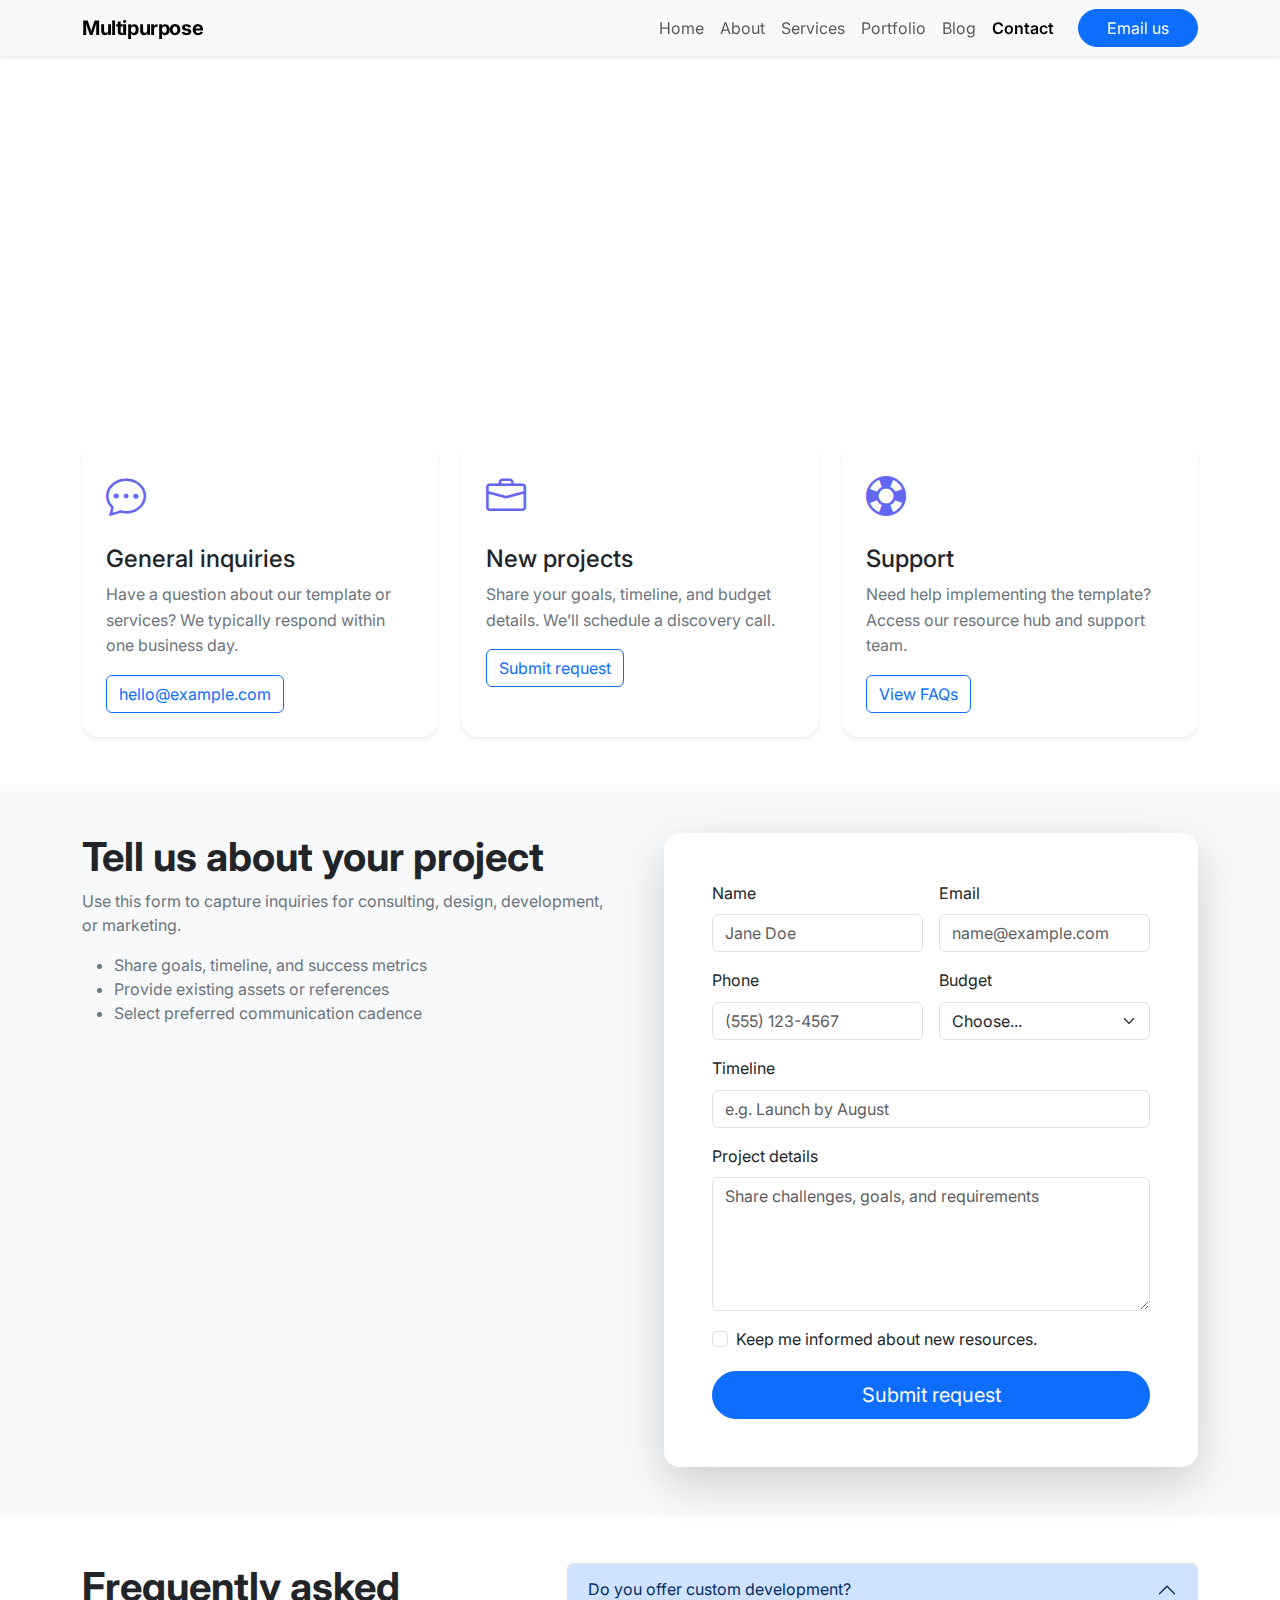
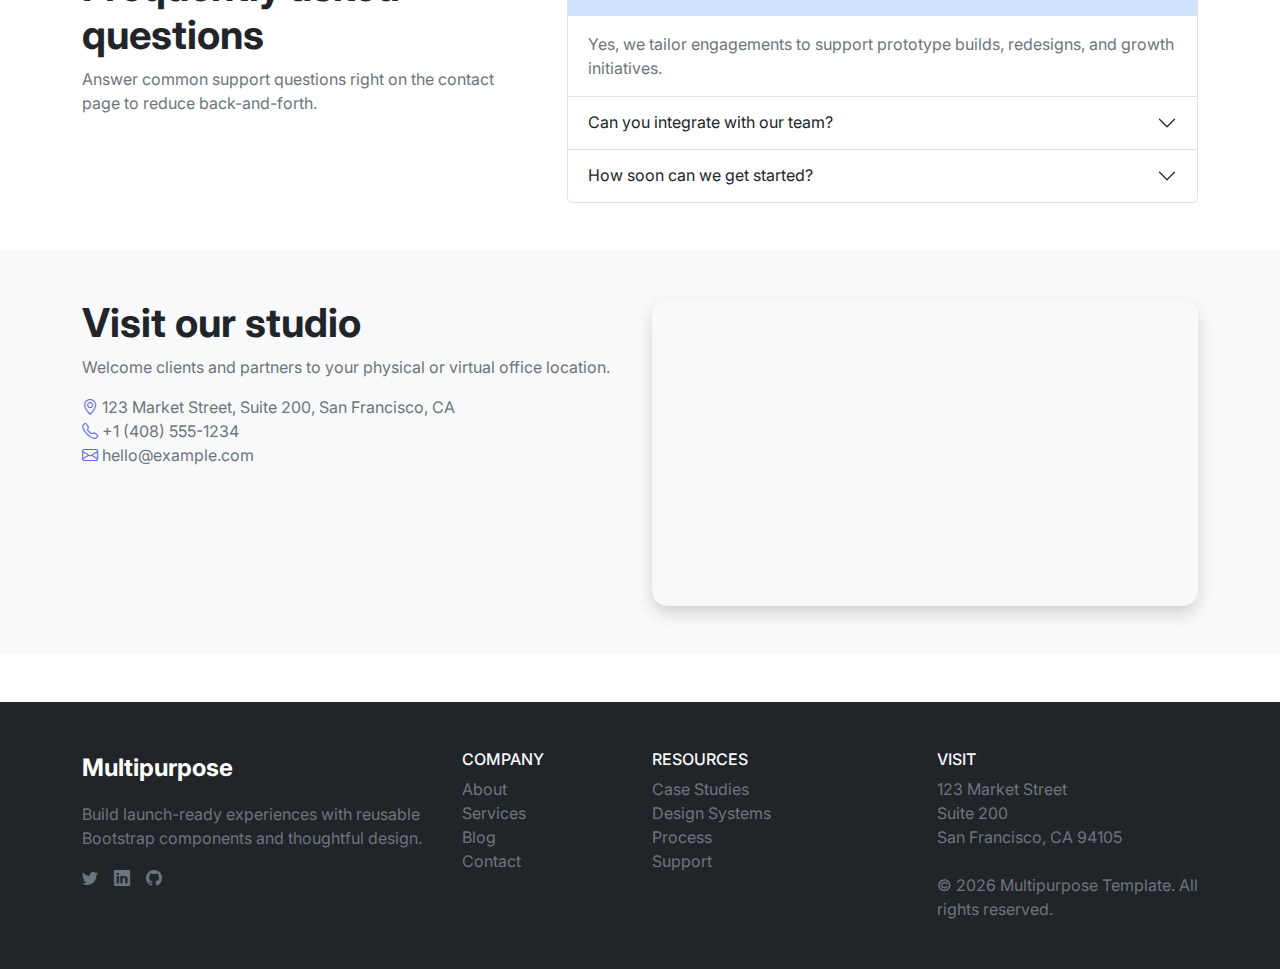
<file: templates/contact.html>
<!doctype html>
<html lang="en" data-bs-theme="light">
  <head>
    <meta charset="utf-8">
    <meta name="viewport" content="width=device-width, initial-scale=1">
    <title>Contact — Multipurpose Bootstrap Template</title>
    <meta name="description" content="Contact page layout with map, FAQs, and multiple support channels.">
    <link rel="canonical" href="contact.html">
    <link rel="preconnect" href="https://cdn.jsdelivr.net">
    <link rel="preconnect" href="https://fonts.gstatic.com" crossorigin>
    <link href="https://fonts.googleapis.com/css2?family=Inter:wght@400;600;700&display=swap" rel="stylesheet">
    <link href="https://cdn.jsdelivr.net/npm/bootstrap@5.3.3/dist/css/bootstrap.min.css" rel="stylesheet" integrity="sha384-QWTKZyjpPEjISv5WaRU9OFeRpok6YctnYmDr5pNlyT2bRjXh0JMhjY6hW+ALEwIH" crossorigin="anonymous">
    <link href="https://cdn.jsdelivr.net/npm/bootstrap-icons@1.11.3/font/bootstrap-icons.min.css" rel="stylesheet">
    <link href="../assets/css/styles.css" rel="stylesheet">
  </head>
  <body>
    <header class="navbar navbar-expand-lg fixed-top bg-body-tertiary shadow-sm">
      <div class="container">
        <a class="navbar-brand fw-bold" href="index.html">Multipurpose</a>
        <button class="navbar-toggler" type="button" data-bs-toggle="collapse" data-bs-target="#navbarSupportedContent" aria-controls="navbarSupportedContent" aria-expanded="false" aria-label="Toggle navigation">
          <span class="navbar-toggler-icon"></span>
        </button>
        <nav class="collapse navbar-collapse" id="navbarSupportedContent">
          <ul class="navbar-nav ms-auto mb-2 mb-lg-0">
            <li class="nav-item"><a class="nav-link" href="index.html">Home</a></li>
            <li class="nav-item"><a class="nav-link" href="about.html">About</a></li>
            <li class="nav-item"><a class="nav-link" href="services.html">Services</a></li>
            <li class="nav-item"><a class="nav-link" href="portfolio.html">Portfolio</a></li>
            <li class="nav-item"><a class="nav-link" href="blog.html">Blog</a></li>
            <li class="nav-item"><a class="nav-link active" aria-current="page" href="contact.html">Contact</a></li>
          </ul>
          <a class="btn btn-primary ms-lg-3" href="mailto:hello@example.com">Email us</a>
        </nav>
      </div>
    </header>

    <main class="mt-5 pt-5">
      <section class="py-5 bg-gradient text-white text-center">
        <div class="container py-5">
          <h1 class="display-4 fw-bold">We’d love to hear from you.</h1>
          <p class="lead mb-0">Choose the best channel for project inquiries, support, or partnership requests.</p>
        </div>
      </section>

      <section class="py-5">
        <div class="container">
          <div class="row g-4">
            <div class="col-lg-4">
              <div class="card border-0 shadow-sm h-100">
                <div class="card-body p-4">
                  <i class="bi bi-chat-dots text-primary fs-1"></i>
                  <h2 class="h4 mt-3">General inquiries</h2>
                  <p class="text-secondary">Have a question about our template or services? We typically respond within one business day.</p>
                  <a class="btn btn-outline-primary" href="mailto:hello@example.com">hello@example.com</a>
                </div>
              </div>
            </div>
            <div class="col-lg-4">
              <div class="card border-0 shadow-sm h-100">
                <div class="card-body p-4">
                  <i class="bi bi-briefcase text-primary fs-1"></i>
                  <h2 class="h4 mt-3">New projects</h2>
                  <p class="text-secondary">Share your goals, timeline, and budget details. We’ll schedule a discovery call.</p>
                  <a class="btn btn-outline-primary" href="#projectForm">Submit request</a>
                </div>
              </div>
            </div>
            <div class="col-lg-4">
              <div class="card border-0 shadow-sm h-100">
                <div class="card-body p-4">
                  <i class="bi bi-life-preserver text-primary fs-1"></i>
                  <h2 class="h4 mt-3">Support</h2>
                  <p class="text-secondary">Need help implementing the template? Access our resource hub and support team.</p>
                  <a class="btn btn-outline-primary" href="#faq">View FAQs</a>
                </div>
              </div>
            </div>
          </div>
        </div>
      </section>

      <section id="projectForm" class="py-5 bg-body-tertiary">
        <div class="container">
          <div class="row g-5">
            <div class="col-lg-6">
              <h2 class="display-6 fw-bold">Tell us about your project</h2>
              <p class="text-secondary">Use this form to capture inquiries for consulting, design, development, or marketing.</p>
              <ul class="text-secondary">
                <li>Share goals, timeline, and success metrics</li>
                <li>Provide existing assets or references</li>
                <li>Select preferred communication cadence</li>
              </ul>
            </div>
            <div class="col-lg-6">
              <div class="card border-0 shadow-lg">
                <div class="card-body p-4 p-lg-5">
                  <form class="row g-3">
                    <div class="col-md-6">
                      <label class="form-label" for="contactName">Name</label>
                      <input class="form-control" id="contactName" type="text" placeholder="Jane Doe" required>
                    </div>
                    <div class="col-md-6">
                      <label class="form-label" for="contactEmail">Email</label>
                      <input class="form-control" id="contactEmail" type="email" placeholder="name@example.com" required>
                    </div>
                    <div class="col-md-6">
                      <label class="form-label" for="contactPhone">Phone</label>
                      <input class="form-control" id="contactPhone" type="tel" placeholder="(555) 123-4567">
                    </div>
                    <div class="col-md-6">
                      <label class="form-label" for="contactBudget">Budget</label>
                      <select class="form-select" id="contactBudget">
                        <option selected>Choose...</option>
                        <option value="1">Under $5k</option>
                        <option value="2">$5k - $15k</option>
                        <option value="3">$15k - $30k</option>
                        <option value="4">$30k+</option>
                      </select>
                    </div>
                    <div class="col-12">
                      <label class="form-label" for="contactTimeline">Timeline</label>
                      <input class="form-control" id="contactTimeline" type="text" placeholder="e.g. Launch by August">
                    </div>
                    <div class="col-12">
                      <label class="form-label" for="contactMessage">Project details</label>
                      <textarea class="form-control" id="contactMessage" rows="5" placeholder="Share challenges, goals, and requirements" required></textarea>
                    </div>
                    <div class="col-12">
                      <div class="form-check">
                        <input class="form-check-input" id="contactUpdates" type="checkbox">
                        <label class="form-check-label" for="contactUpdates">Keep me informed about new resources.</label>
                      </div>
                    </div>
                    <div class="col-12 d-grid">
                      <button class="btn btn-primary btn-lg" type="submit">Submit request</button>
                    </div>
                  </form>
                </div>
              </div>
            </div>
          </div>
        </div>
      </section>

      <section id="faq" class="py-5">
        <div class="container">
          <div class="row g-5 align-items-start">
            <div class="col-lg-5">
              <h2 class="display-6 fw-bold">Frequently asked questions</h2>
              <p class="text-secondary">Answer common support questions right on the contact page to reduce back-and-forth.</p>
            </div>
            <div class="col-lg-7">
              <div class="accordion" id="contactFaq">
                <div class="accordion-item">
                  <h3 class="accordion-header" id="faqOne">
                    <button class="accordion-button" type="button" data-bs-toggle="collapse" data-bs-target="#faqCollapseOne" aria-expanded="true" aria-controls="faqCollapseOne">
                      Do you offer custom development?
                    </button>
                  </h3>
                  <div id="faqCollapseOne" class="accordion-collapse collapse show" aria-labelledby="faqOne" data-bs-parent="#contactFaq">
                    <div class="accordion-body text-secondary">Yes, we tailor engagements to support prototype builds, redesigns, and growth initiatives.</div>
                  </div>
                </div>
                <div class="accordion-item">
                  <h3 class="accordion-header" id="faqTwo">
                    <button class="accordion-button collapsed" type="button" data-bs-toggle="collapse" data-bs-target="#faqCollapseTwo" aria-expanded="false" aria-controls="faqCollapseTwo">
                      Can you integrate with our team?
                    </button>
                  </h3>
                  <div id="faqCollapseTwo" class="accordion-collapse collapse" aria-labelledby="faqTwo" data-bs-parent="#contactFaq">
                    <div class="accordion-body text-secondary">We regularly collaborate with in-house teams, joining standups and using your preferred tools.</div>
                  </div>
                </div>
                <div class="accordion-item">
                  <h3 class="accordion-header" id="faqThree">
                    <button class="accordion-button collapsed" type="button" data-bs-toggle="collapse" data-bs-target="#faqCollapseThree" aria-expanded="false" aria-controls="faqCollapseThree">
                      How soon can we get started?
                    </button>
                  </h3>
                  <div id="faqCollapseThree" class="accordion-collapse collapse" aria-labelledby="faqThree" data-bs-parent="#contactFaq">
                    <div class="accordion-body text-secondary">Discovery calls can be scheduled within a week. Project kickoff depends on scope and resourcing.</div>
                  </div>
                </div>
              </div>
            </div>
          </div>
        </div>
      </section>

      <section class="py-5 bg-body-tertiary">
        <div class="container">
          <div class="row g-4">
            <div class="col-lg-6">
              <h2 class="display-6 fw-bold">Visit our studio</h2>
              <p class="text-secondary">Welcome clients and partners to your physical or virtual office location.</p>
              <ul class="list-unstyled text-secondary">
                <li><i class="bi bi-geo-alt text-primary"></i> 123 Market Street, Suite 200, San Francisco, CA</li>
                <li><i class="bi bi-telephone text-primary"></i> +1 (408) 555-1234</li>
                <li><i class="bi bi-envelope text-primary"></i> hello@example.com</li>
              </ul>
            </div>
            <div class="col-lg-6">
              <div class="ratio ratio-16x9 rounded-4 overflow-hidden shadow">
                <iframe title="Office location" src="https://www.google.com/maps/embed?pb=!1m18!1m12!1m3!1d3153.019903719884!2d-122.40136302351898!3d37.79361711192654!2m3!1f0!2f0!3f0!3m2!1i1024!2i768!4f13.1!3m3!1m2!1s0x80858064f6a1abeb%3A0xf9c0bb15a5dbddcb!2sSalesforce%20Tower!5e0!3m2!1sen!2sus!4v1707266200000" allowfullscreen loading="lazy"></iframe>
              </div>
            </div>
          </div>
        </div>
      </section>
    </main>

    <footer class="bg-dark text-light py-5 mt-5">
      <div class="container">
        <div class="row g-4">
          <div class="col-md-6 col-lg-4">
            <a class="d-inline-flex align-items-center mb-3 text-decoration-none text-white" href="index.html">
              <span class="fs-4 fw-bold">Multipurpose</span>
            </a>
            <p class="text-secondary">Build launch-ready experiences with reusable Bootstrap components and thoughtful design.</p>
            <div class="d-flex gap-3">
              <a class="text-secondary" href="#" aria-label="Twitter"><i class="bi bi-twitter"></i></a>
              <a class="text-secondary" href="#" aria-label="LinkedIn"><i class="bi bi-linkedin"></i></a>
              <a class="text-secondary" href="#" aria-label="GitHub"><i class="bi bi-github"></i></a>
            </div>
          </div>
          <div class="col-md-6 col-lg-2">
            <h3 class="h6 text-uppercase">Company</h3>
            <ul class="list-unstyled text-secondary">
              <li><a class="text-decoration-none" href="about.html">About</a></li>
              <li><a class="text-decoration-none" href="services.html">Services</a></li>
              <li><a class="text-decoration-none" href="blog.html">Blog</a></li>
              <li><a class="text-decoration-none" href="contact.html">Contact</a></li>
            </ul>
          </div>
          <div class="col-md-6 col-lg-3">
            <h3 class="h6 text-uppercase">Resources</h3>
            <ul class="list-unstyled text-secondary">
              <li><a class="text-decoration-none" href="portfolio.html">Case Studies</a></li>
              <li><a class="text-decoration-none" href="blog.html#post-2">Design Systems</a></li>
              <li><a class="text-decoration-none" href="services.html#process">Process</a></li>
              <li><a class="text-decoration-none" href="#faq">Support</a></li>
            </ul>
          </div>
          <div class="col-md-6 col-lg-3">
            <h3 class="h6 text-uppercase">Visit</h3>
            <address class="text-secondary mb-4">123 Market Street<br>Suite 200<br>San Francisco, CA 94105</address>
            <p class="text-secondary mb-0">&copy; <span id="currentYear"></span> Multipurpose Template. All rights reserved.</p>
          </div>
        </div>
      </div>
    </footer>

    <script src="https://cdn.jsdelivr.net/npm/bootstrap@5.3.3/dist/js/bootstrap.bundle.min.js" integrity="sha384-YvpcrYf0tY3lHB60NNkmXc5s9fDVZLESaAA55NDzOxhy9GkcIdslK1eN7N6jIeHz" crossorigin="anonymous"></script>
    <script src="https://cdn.jsdelivr.net/npm/@popperjs/core@2.11.8/dist/umd/popper.min.js" integrity="sha384-zDa3LrZ8h9pN1nvLKYj1WFJsbgx5caX5/C/POb44IVdQydb9Bx9NPFVOFJ7DkF8E" crossorigin="anonymous"></script>
    <script src="../assets/js/scripts.js"></script>
  </body>
</html>
</file>
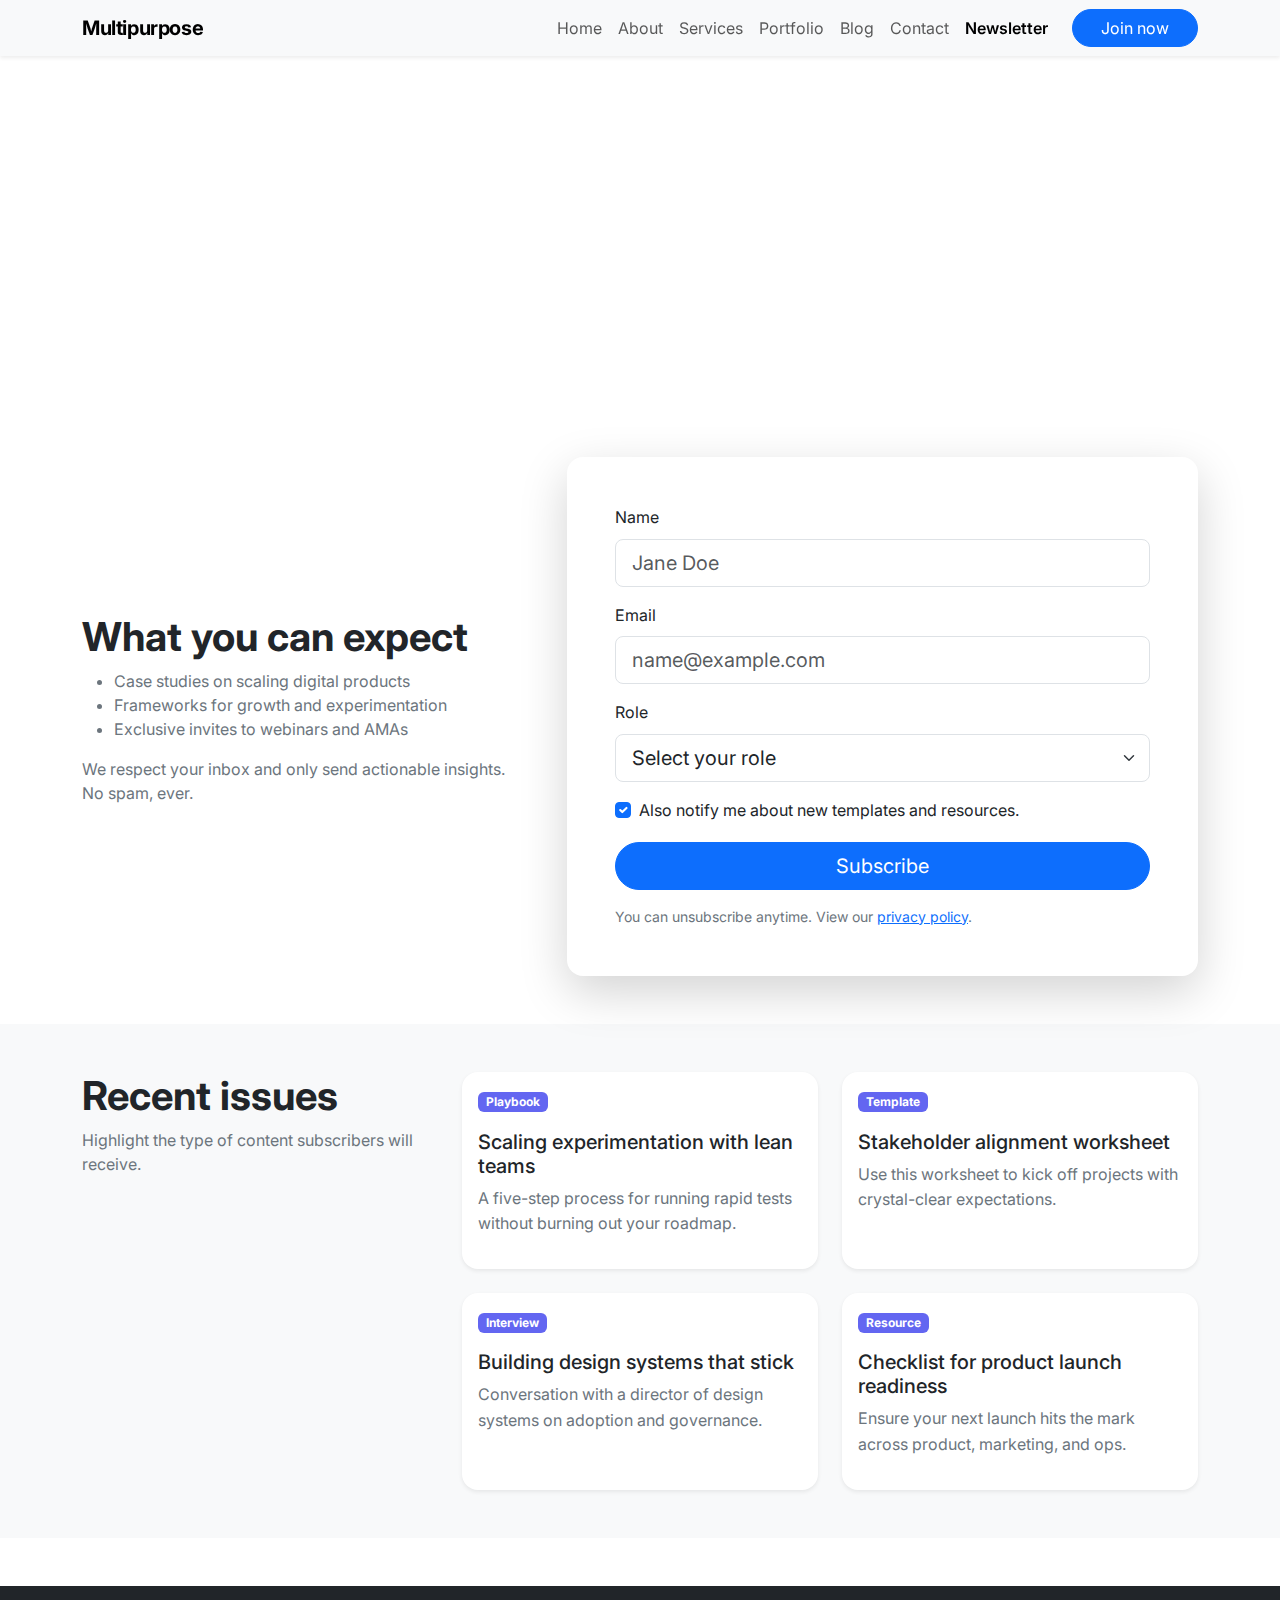
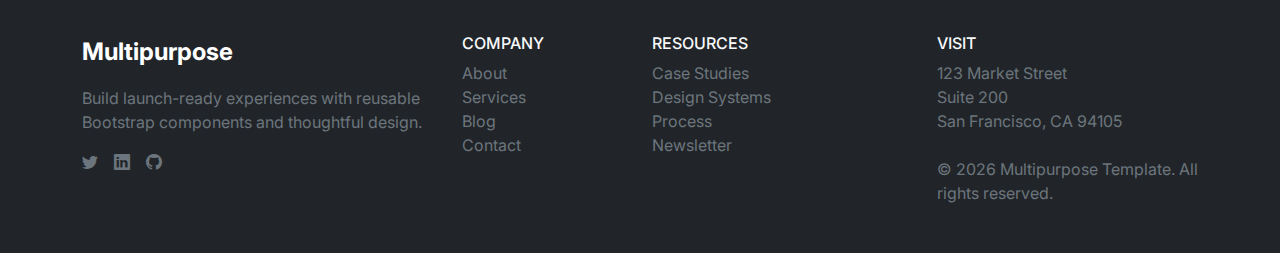
<file: templates/newsletter.html>
<!doctype html>
<html lang="en" data-bs-theme="light">
  <head>
    <meta charset="utf-8">
    <meta name="viewport" content="width=device-width, initial-scale=1">
    <title>Newsletter — Multipurpose Bootstrap Template</title>
    <meta name="description" content="Standalone newsletter sign-up page for gated content or updates.">
    <link rel="canonical" href="newsletter.html">
    <link rel="preconnect" href="https://cdn.jsdelivr.net">
    <link rel="preconnect" href="https://fonts.gstatic.com" crossorigin>
    <link href="https://fonts.googleapis.com/css2?family=Inter:wght@400;600;700&display=swap" rel="stylesheet">
    <link href="https://cdn.jsdelivr.net/npm/bootstrap@5.3.3/dist/css/bootstrap.min.css" rel="stylesheet" integrity="sha384-QWTKZyjpPEjISv5WaRU9OFeRpok6YctnYmDr5pNlyT2bRjXh0JMhjY6hW+ALEwIH" crossorigin="anonymous">
    <link href="https://cdn.jsdelivr.net/npm/bootstrap-icons@1.11.3/font/bootstrap-icons.min.css" rel="stylesheet">
    <link href="../assets/css/styles.css" rel="stylesheet">
  </head>
  <body>
    <header class="navbar navbar-expand-lg fixed-top bg-body-tertiary shadow-sm">
      <div class="container">
        <a class="navbar-brand fw-bold" href="index.html">Multipurpose</a>
        <button class="navbar-toggler" type="button" data-bs-toggle="collapse" data-bs-target="#navbarSupportedContent" aria-controls="navbarSupportedContent" aria-expanded="false" aria-label="Toggle navigation">
          <span class="navbar-toggler-icon"></span>
        </button>
        <nav class="collapse navbar-collapse" id="navbarSupportedContent">
          <ul class="navbar-nav ms-auto mb-2 mb-lg-0">
            <li class="nav-item"><a class="nav-link" href="index.html">Home</a></li>
            <li class="nav-item"><a class="nav-link" href="about.html">About</a></li>
            <li class="nav-item"><a class="nav-link" href="services.html">Services</a></li>
            <li class="nav-item"><a class="nav-link" href="portfolio.html">Portfolio</a></li>
            <li class="nav-item"><a class="nav-link" href="blog.html">Blog</a></li>
            <li class="nav-item"><a class="nav-link" href="contact.html">Contact</a></li>
            <li class="nav-item"><a class="nav-link active" aria-current="page" href="newsletter.html">Newsletter</a></li>
          </ul>
          <a class="btn btn-primary ms-lg-3" href="#subscribe">Join now</a>
        </nav>
      </div>
    </header>

    <main class="mt-5 pt-5">
      <section class="py-5 bg-gradient text-white text-center">
        <div class="container py-5">
          <h1 class="display-4 fw-bold">Join 25,000+ professionals</h1>
          <p class="lead">Get product, design, and marketing insights delivered every other week.</p>
        </div>
      </section>

      <section id="subscribe" class="py-5">
        <div class="container">
          <div class="row g-5 align-items-center">
            <div class="col-lg-5">
              <h2 class="display-6 fw-bold">What you can expect</h2>
              <ul class="text-secondary">
                <li>Case studies on scaling digital products</li>
                <li>Frameworks for growth and experimentation</li>
                <li>Exclusive invites to webinars and AMAs</li>
              </ul>
              <p class="text-secondary">We respect your inbox and only send actionable insights. No spam, ever.</p>
            </div>
            <div class="col-lg-7">
              <div class="card border-0 shadow-lg">
                <div class="card-body p-4 p-lg-5">
                  <form class="row g-3">
                    <div class="col-12">
                      <label class="form-label" for="newsletterName">Name</label>
                      <input class="form-control form-control-lg" id="newsletterName" type="text" placeholder="Jane Doe" required>
                    </div>
                    <div class="col-12">
                      <label class="form-label" for="newsletterEmail">Email</label>
                      <input class="form-control form-control-lg" id="newsletterEmail" type="email" placeholder="name@example.com" required>
                    </div>
                    <div class="col-12">
                      <label class="form-label" for="newsletterRole">Role</label>
                      <select class="form-select form-select-lg" id="newsletterRole">
                        <option value="">Select your role</option>
                        <option>Founder / Executive</option>
                        <option>Product Manager</option>
                        <option>Designer</option>
                        <option>Engineer</option>
                        <option>Marketer</option>
                      </select>
                    </div>
                    <div class="col-12">
                      <div class="form-check">
                        <input class="form-check-input" id="newsletterUpdates" type="checkbox" checked>
                        <label class="form-check-label" for="newsletterUpdates">Also notify me about new templates and resources.</label>
                      </div>
                    </div>
                    <div class="col-12 d-grid">
                      <button class="btn btn-primary btn-lg" type="submit">Subscribe</button>
                    </div>
                    <div class="col-12">
                      <p class="text-secondary small mb-0">You can unsubscribe anytime. View our <a href="#">privacy policy</a>.</p>
                    </div>
                  </form>
                </div>
              </div>
            </div>
          </div>
        </div>
      </section>

      <section class="py-5 bg-body-tertiary">
        <div class="container">
          <div class="row g-4">
            <div class="col-lg-4">
              <h2 class="display-6 fw-bold">Recent issues</h2>
              <p class="text-secondary">Highlight the type of content subscribers will receive.</p>
            </div>
            <div class="col-lg-8">
              <div class="row g-4">
                <div class="col-md-6">
                  <article class="card border-0 shadow-sm h-100">
                    <div class="card-body">
                      <span class="badge text-bg-primary">Playbook</span>
                      <h3 class="h5 mt-3">Scaling experimentation with lean teams</h3>
                      <p class="text-secondary">A five-step process for running rapid tests without burning out your roadmap.</p>
                    </div>
                  </article>
                </div>
                <div class="col-md-6">
                  <article class="card border-0 shadow-sm h-100">
                    <div class="card-body">
                      <span class="badge text-bg-primary">Template</span>
                      <h3 class="h5 mt-3">Stakeholder alignment worksheet</h3>
                      <p class="text-secondary">Use this worksheet to kick off projects with crystal-clear expectations.</p>
                    </div>
                  </article>
                </div>
                <div class="col-md-6">
                  <article class="card border-0 shadow-sm h-100">
                    <div class="card-body">
                      <span class="badge text-bg-primary">Interview</span>
                      <h3 class="h5 mt-3">Building design systems that stick</h3>
                      <p class="text-secondary">Conversation with a director of design systems on adoption and governance.</p>
                    </div>
                  </article>
                </div>
                <div class="col-md-6">
                  <article class="card border-0 shadow-sm h-100">
                    <div class="card-body">
                      <span class="badge text-bg-primary">Resource</span>
                      <h3 class="h5 mt-3">Checklist for product launch readiness</h3>
                      <p class="text-secondary">Ensure your next launch hits the mark across product, marketing, and ops.</p>
                    </div>
                  </article>
                </div>
              </div>
            </div>
          </div>
        </div>
      </section>
    </main>

    <footer class="bg-dark text-light py-5 mt-5">
      <div class="container">
        <div class="row g-4">
          <div class="col-md-6 col-lg-4">
            <a class="d-inline-flex align-items-center mb-3 text-decoration-none text-white" href="index.html">
              <span class="fs-4 fw-bold">Multipurpose</span>
            </a>
            <p class="text-secondary">Build launch-ready experiences with reusable Bootstrap components and thoughtful design.</p>
            <div class="d-flex gap-3">
              <a class="text-secondary" href="#" aria-label="Twitter"><i class="bi bi-twitter"></i></a>
              <a class="text-secondary" href="#" aria-label="LinkedIn"><i class="bi bi-linkedin"></i></a>
              <a class="text-secondary" href="#" aria-label="GitHub"><i class="bi bi-github"></i></a>
            </div>
          </div>
          <div class="col-md-6 col-lg-2">
            <h3 class="h6 text-uppercase">Company</h3>
            <ul class="list-unstyled text-secondary">
              <li><a class="text-decoration-none" href="about.html">About</a></li>
              <li><a class="text-decoration-none" href="services.html">Services</a></li>
              <li><a class="text-decoration-none" href="blog.html">Blog</a></li>
              <li><a class="text-decoration-none" href="contact.html">Contact</a></li>
            </ul>
          </div>
          <div class="col-md-6 col-lg-3">
            <h3 class="h6 text-uppercase">Resources</h3>
            <ul class="list-unstyled text-secondary">
              <li><a class="text-decoration-none" href="portfolio.html">Case Studies</a></li>
              <li><a class="text-decoration-none" href="blog.html#post-2">Design Systems</a></li>
              <li><a class="text-decoration-none" href="services.html#process">Process</a></li>
              <li><a class="text-decoration-none" href="newsletter.html">Newsletter</a></li>
            </ul>
          </div>
          <div class="col-md-6 col-lg-3">
            <h3 class="h6 text-uppercase">Visit</h3>
            <address class="text-secondary mb-4">123 Market Street<br>Suite 200<br>San Francisco, CA 94105</address>
            <p class="text-secondary mb-0">&copy; <span id="currentYear"></span> Multipurpose Template. All rights reserved.</p>
          </div>
        </div>
      </div>
    </footer>

    <script src="https://cdn.jsdelivr.net/npm/bootstrap@5.3.3/dist/js/bootstrap.bundle.min.js" integrity="sha384-YvpcrYf0tY3lHB60NNkmXc5s9fDVZLESaAA55NDzOxhy9GkcIdslK1eN7N6jIeHz" crossorigin="anonymous"></script>
    <script src="https://cdn.jsdelivr.net/npm/@popperjs/core@2.11.8/dist/umd/popper.min.js" integrity="sha384-zDa3LrZ8h9pN1nvLKYj1WFJsbgx5caX5/C/POb44IVdQydb9Bx9NPFVOFJ7DkF8E" crossorigin="anonymous"></script>
    <script src="../assets/js/scripts.js"></script>
  </body>
</html>
</file>
<file: assets/css/styles.css>
:root {
  --bs-body-font-family: 'Inter', system-ui, -apple-system, 'Segoe UI', sans-serif;
  --bs-primary: #6366f1;
  --bs-primary-rgb: 99, 102, 241;
  --bs-link-color: #6366f1;
  --bs-link-hover-color: #4f46e5;
}

body {
  font-family: var(--bs-body-font-family);
  scroll-behavior: smooth;
}

.bg-gradient {
  background: linear-gradient(135deg, rgba(99, 102, 241, 0.95), rgba(14, 165, 233, 0.95));
}

.feature-card:hover,
.metric-card:hover,
.testimonial-card:hover {
  box-shadow: 0 1.25rem 3rem rgba(15, 23, 42, 0.15);
  transform: translateY(-4px);
  transition: transform 0.2s ease, box-shadow 0.2s ease;
}

.timeline {
  list-style: none;
  padding-left: 0;
  position: relative;
  margin-bottom: 0;
}

.timeline::before {
  content: '';
  position: absolute;
  top: 0;
  left: 18px;
  width: 2px;
  height: 100%;
  background: rgba(99, 102, 241, 0.25);
}

.timeline li {
  position: relative;
  padding-left: 3.5rem;
  margin-bottom: 2rem;
}

.timeline-icon {
  position: absolute;
  left: 0;
  top: 0;
  width: 40px;
  height: 40px;
  border-radius: 50%;
  background: rgba(99, 102, 241, 0.1);
  color: #6366f1;
  display: grid;
  place-items: center;
}

.timeline-content {
  background: rgba(255, 255, 255, 0.8);
  border-radius: 1rem;
  padding: 1.5rem;
  box-shadow: 0 0.5rem 1.5rem rgba(15, 23, 42, 0.1);
}

.card img,
article img {
  object-fit: cover;
}

.card {
  border-radius: 1rem;
}

.card-body {
  line-height: 1.6;
}

footer a {
  color: inherit;
}

footer a:hover {
  color: rgba(255, 255, 255, 0.85);
}

.navbar-brand {
  letter-spacing: -0.02em;
}

.nav-link.active {
  font-weight: 600;
}

.btn-primary {
  border-radius: 999px;
  padding-inline: 1.75rem;
}

section {
  scroll-margin-top: 90px;
}

@media (max-width: 576px) {
  .timeline::before {
    left: 10px;
  }

  .timeline li {
    padding-left: 2.75rem;
  }

  .timeline-icon {
    width: 32px;
    height: 32px;
  }
}
</file>
